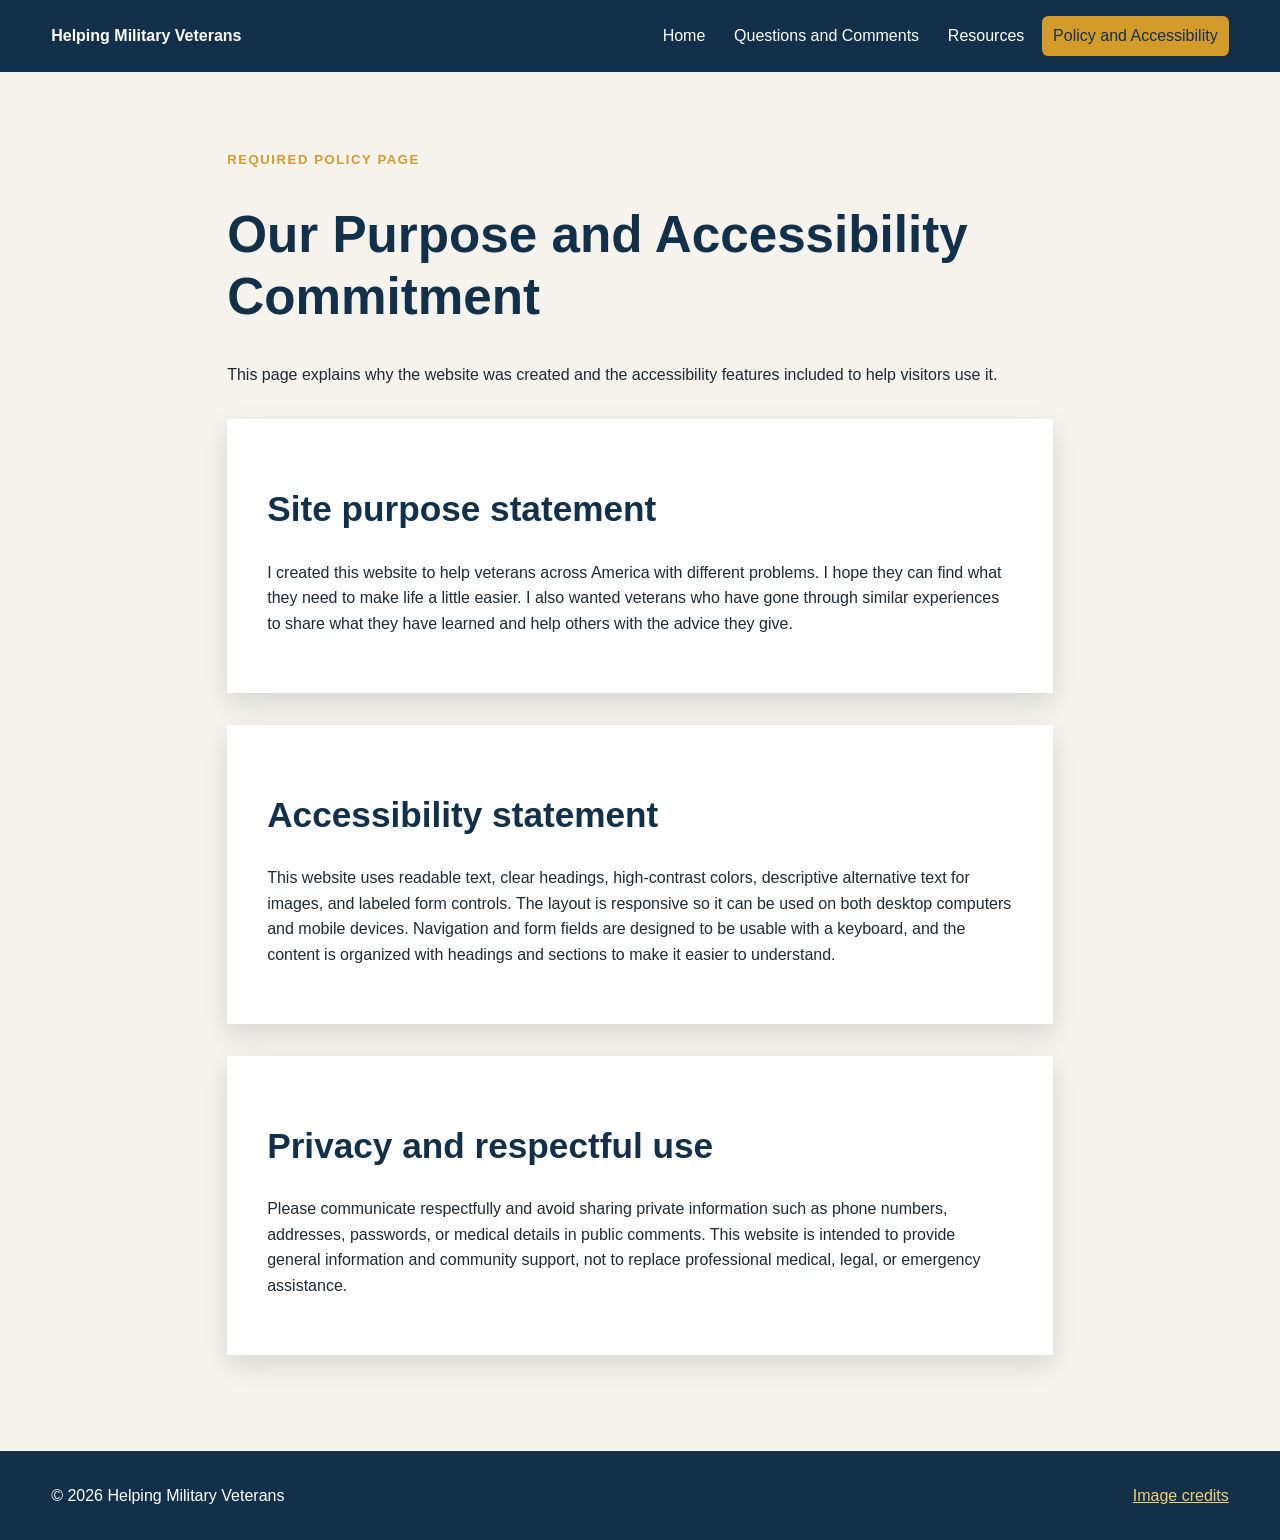
<file: policy.html>
<!doctype html>
<html lang="en">
<head>
  <meta charset="utf-8">
  <meta name="viewport" content="width=device-width, initial-scale=1">
  <meta name="description" content="The purpose of Helping Military Veterans and the accessibility features included on the website.">
  <meta name="keywords" content="website purpose, accessibility, privacy, veteran support">
  <meta name="author" content="Elden Pope">
  <title>Helping Military Veterans | Policy and Accessibility</title>
  <link rel="stylesheet" href="styles.css">
  <script src="script.js" defer></script>
</head>
<body>
  <header class="site-header">
    <a class="site-brand" href="index.html">Helping Military Veterans</a>
    <button class="menu-toggle" type="button" aria-expanded="false" aria-controls="site-nav">Menu</button>
    <nav id="site-nav" class="site-nav" aria-label="Main navigation">
      <a href="index.html">Home</a>
      <a href="questions.html">Questions and Comments</a>
      <a href="resources.html">Resources</a>
      <a class="active" href="policy.html">Policy and Accessibility</a>
    </nav>
  </header>

  <main class="content-section narrow-content">
    <div class="page-heading">
      <p class="eyebrow">Required policy page</p>
      <h1>Our Purpose and Accessibility Commitment</h1>
      <p>This page explains why the website was created and the accessibility features included to help visitors use it.</p>
    </div>

    <section class="policy-block" aria-labelledby="purpose-title">
      <h2 id="purpose-title">Site purpose statement</h2>
      <p>I created this website to help veterans across America with different problems. I hope they can find what they need to make life a little easier. I also wanted veterans who have gone through similar experiences to share what they have learned and help others with the advice they give.</p>
    </section>

    <section class="policy-block" aria-labelledby="accessibility-title">
      <h2 id="accessibility-title">Accessibility statement</h2>
      <p>This website uses readable text, clear headings, high-contrast colors, descriptive alternative text for images, and labeled form controls. The layout is responsive so it can be used on both desktop computers and mobile devices. Navigation and form fields are designed to be usable with a keyboard, and the content is organized with headings and sections to make it easier to understand.</p>
    </section>

    <section class="policy-block" aria-labelledby="privacy-title">
      <h2 id="privacy-title">Privacy and respectful use</h2>
      <p>Please communicate respectfully and avoid sharing private information such as phone numbers, addresses, passwords, or medical details in public comments. This website is intended to provide general information and community support, not to replace professional medical, legal, or emergency assistance.</p>
    </section>
  </main>

  <footer class="site-footer">
    <p>&copy; <span data-current-year></span> Helping Military Veterans</p>
    <p><a href="image-credits.md">Image credits</a></p>
  </footer>
</body>
</html>
</file>
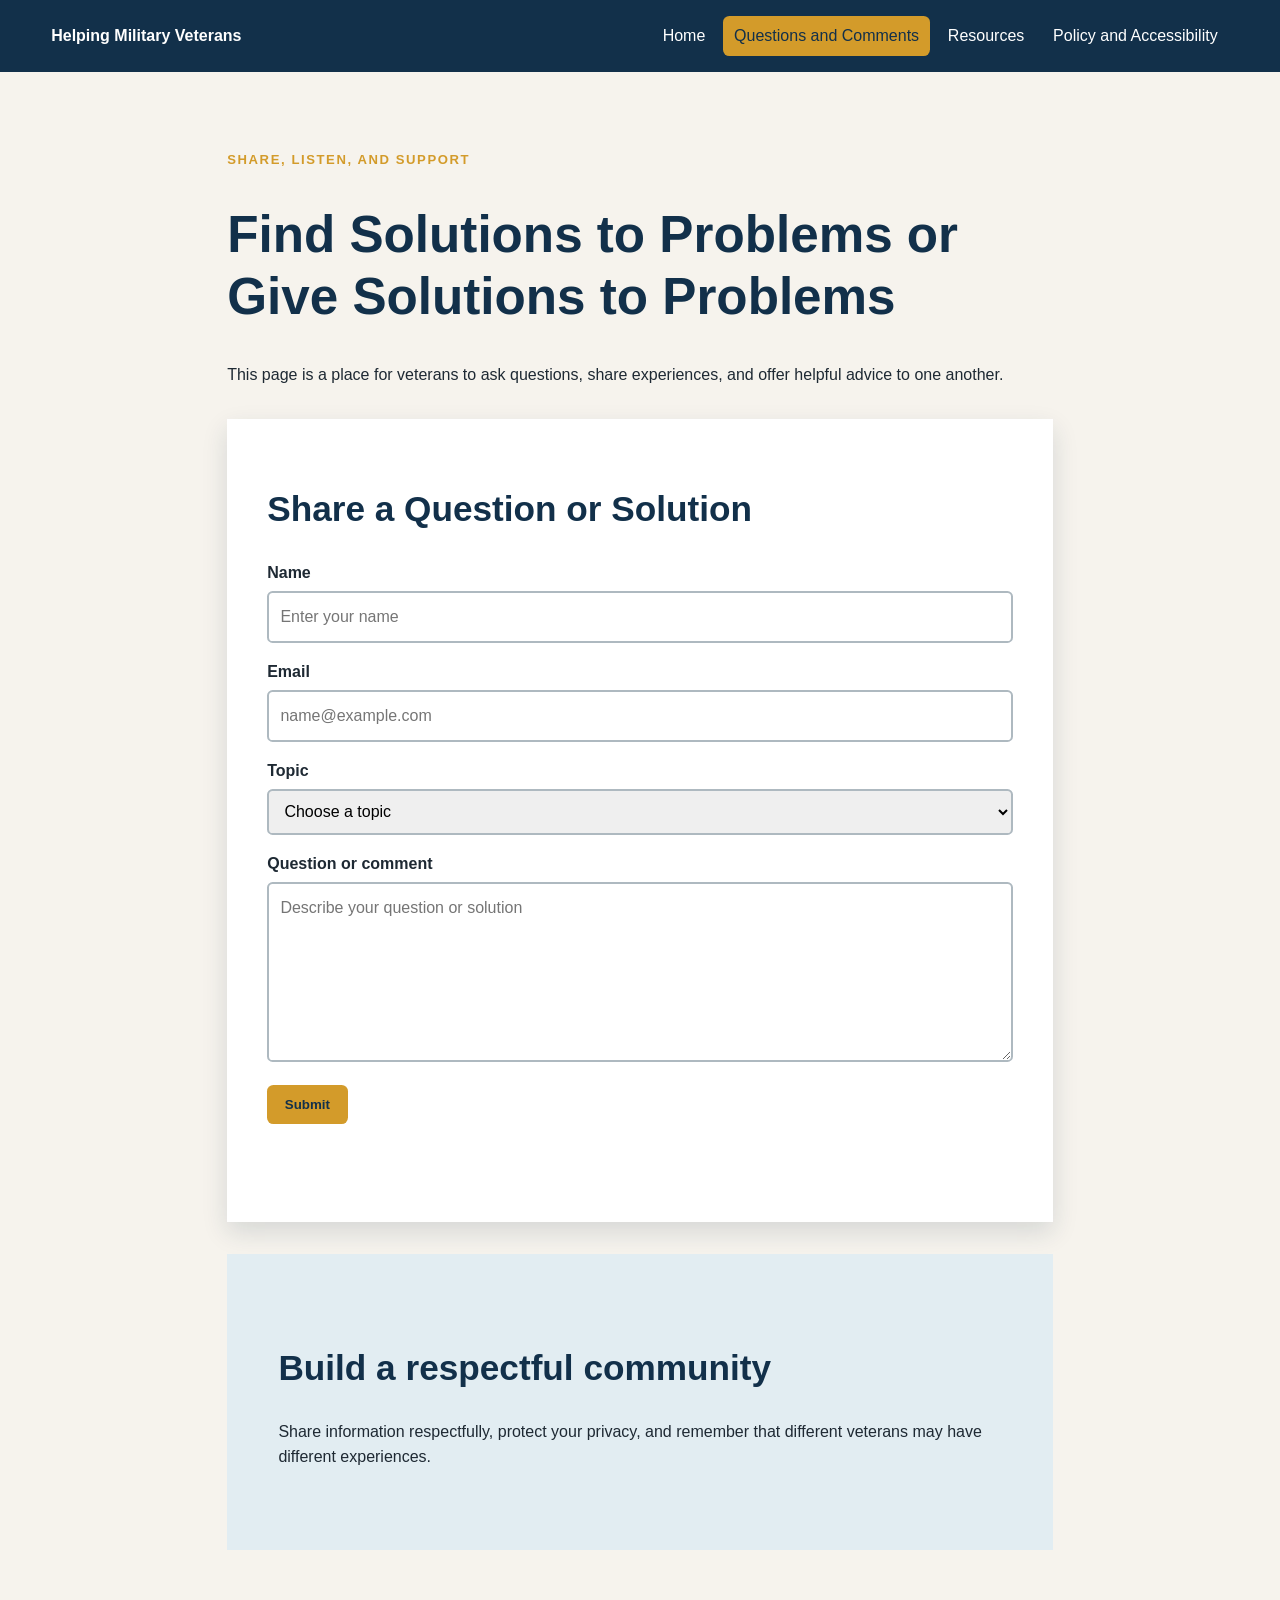
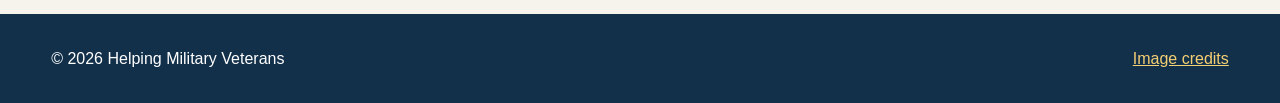
<file: questions.html>
<!doctype html>
<html lang="en">
<head>
  <meta charset="utf-8">
  <meta name="viewport" content="width=device-width, initial-scale=1">
  <meta name="description" content="A place for veterans to find solutions, ask questions, share experiences, and offer advice.">
  <meta name="keywords" content="veteran questions, veteran support, community discussion">
  <meta name="author" content="Elden Pope">
  <title>Helping Military Veterans | Questions and Comments</title>
  <link rel="stylesheet" href="styles.css">
  <script src="script.js" defer></script>
</head>
<body>
  <header class="site-header">
    <a class="site-brand" href="index.html">Helping Military Veterans</a>
    <button class="menu-toggle" type="button" aria-expanded="false" aria-controls="site-nav">Menu</button>
    <nav id="site-nav" class="site-nav" aria-label="Main navigation">
      <a href="index.html">Home</a>
      <a class="active" href="questions.html">Questions and Comments</a>
      <a href="resources.html">Resources</a>
      <a href="policy.html">Policy and Accessibility</a>
    </nav>
  </header>

  <main class="content-section narrow-content">
    <div class="page-heading">
      <p class="eyebrow">Share, listen, and support</p>
      <h1>Find Solutions to Problems or Give Solutions to Problems</h1>
      <p>This page is a place for veterans to ask questions, share experiences, and offer helpful advice to one another.</p>
    </div>

    <section class="form-panel" aria-labelledby="form-title">
      <h2 id="form-title">Share a Question or Solution</h2>
      <form id="question-form">
        <div class="form-field">
          <label for="visitor-name">Name</label>
          <input id="visitor-name" name="visitor-name" type="text" required placeholder="Enter your name">
        </div>
        <div class="form-field">
          <label for="visitor-email">Email</label>
          <input id="visitor-email" name="visitor-email" type="email" required placeholder="name@example.com">
        </div>
        <div class="form-field">
          <label for="visitor-topic">Topic</label>
          <select id="visitor-topic" name="visitor-topic" required>
            <option value="">Choose a topic</option>
            <option value="transition">Transition to civilian life</option>
            <option value="resources">Finding resources</option>
            <option value="community">Community support</option>
          </select>
        </div>
        <div class="form-field">
          <label for="visitor-message">Question or comment</label>
          <textarea id="visitor-message" name="visitor-message" rows="6" required placeholder="Describe your question or solution"></textarea>
        </div>
        <button class="button" type="submit">Submit</button>
        <p id="form-status" class="form-status" role="status" aria-live="polite"></p>
      </form>
    </section>

    <section class="content-section accent-section" aria-labelledby="community-title">
      <div>
        <h2 id="community-title">Build a respectful community</h2>
        <p>Share information respectfully, protect your privacy, and remember that different veterans may have different experiences.</p>
      </div>
    </section>
  </main>

  <footer class="site-footer">
    <p>&copy; <span data-current-year></span> Helping Military Veterans</p>
    <p><a href="image-credits.md">Image credits</a></p>
  </footer>
</body>
</html>
</file>
<file: styles.css>
/* External stylesheet: shared layout and visual rules keep every page consistent. */
:root {
  --navy: #12304a;
  --blue: #1d5d82;
  --gold: #d39b2a;
  --cream: #f6f3ed;
  --ink: #1e2933;
  --muted: #5b6770;
  --white: #ffffff;
  --shadow: 0 10px 24px rgba(18, 48, 74, 0.14);
}

* { box-sizing: border-box; }
html { scroll-behavior: smooth; }
body {
  margin: 0;
  color: var(--ink);
  background: var(--cream);
  font-family: Arial, Helvetica, sans-serif;
  line-height: 1.6;
}

/* Class selectors are used for reusable site components that appear on multiple pages. */
.site-header {
  align-items: center;
  background: var(--navy);
  color: var(--white);
  display: flex;
  gap: 1.5rem;
  justify-content: space-between;
  padding: 1rem clamp(1rem, 4vw, 4rem);
}
.site-brand { color: var(--white); font-weight: 700; text-decoration: none; }
.site-nav { display: flex; flex-wrap: wrap; gap: 0.4rem; justify-content: flex-end; }
.site-nav a { border-radius: 0.4rem; color: var(--white); padding: 0.45rem 0.7rem; text-decoration: none; }
.site-nav a:hover, .site-nav a.active { background: var(--gold); color: var(--navy); }
.menu-toggle { display: none; }

.hero {
  align-items: center;
  background: linear-gradient(90deg, rgba(18,48,74,.95), rgba(18,48,74,.48)), url("images/pexels-rdne-7468207.jpg") center/cover;
  color: var(--white);
  display: flex;
  min-height: 27rem;
  padding: clamp(2rem, 8vw, 6rem) clamp(1rem, 7vw, 7rem);
}
.hero-content { max-width: 44rem; }
.content-section { margin: 0 auto; max-width: 75rem; padding: clamp(2.5rem, 5vw, 5rem) clamp(1rem, 4vw, 4rem); }
.narrow-content { max-width: 58rem; }
.two-column, .resource-layout { align-items: center; display: grid; gap: 2.5rem; grid-template-columns: repeat(2, minmax(0, 1fr)); }
.page-heading { margin-bottom: 2rem; max-width: 50rem; }
.eyebrow { color: var(--gold); font-size: 0.82rem; font-weight: 700; letter-spacing: 0.12em; text-transform: uppercase; }
h1, h2, h3 { color: var(--navy); line-height: 1.2; }
.hero h1 { color: var(--white); font-size: clamp(2.2rem, 5vw, 4.5rem); margin: 0 0 1rem; }
h1 { font-size: clamp(2rem, 4vw, 3.2rem); }
h2 { font-size: clamp(1.5rem, 3vw, 2.2rem); }
.button { background: var(--gold); border: 0; border-radius: 0.4rem; color: var(--navy); display: inline-block; font-weight: 700; padding: 0.75rem 1.1rem; text-decoration: none; }
.button:hover, .button:focus { background: #f0bd4c; }
.image-card { background: var(--white); box-shadow: var(--shadow); margin: 0; padding: 0.7rem; }
img { display: block; max-width: 100%; }
figcaption { color: var(--muted); font-size: 0.85rem; padding: 0.6rem; }
.card-grid { display: grid; gap: 1.25rem; grid-template-columns: repeat(3, minmax(0, 1fr)); }
.card-grid > h2 { grid-column: 1 / -1; margin-bottom: 0; }
.card { background: var(--white); border-top: 0.35rem solid var(--gold); box-shadow: var(--shadow); padding: 1rem; }
.card img { height: 9rem; margin-bottom: 0.75rem; object-fit: contain; width: 100%; }
.form-panel, .policy-block { background: var(--white); box-shadow: var(--shadow); margin-bottom: 2rem; padding: clamp(1.25rem, 4vw, 2.5rem); }
.form-field { margin-bottom: 1rem; }
label { display: block; font-weight: 700; margin-bottom: 0.35rem; }
input, select, textarea { border: 2px solid #aeb9c0; border-radius: 0.35rem; font: inherit; padding: 0.7rem; width: 100%; }
input:focus, select:focus, textarea:focus { border-color: var(--blue); outline: 3px solid rgba(29, 93, 130, 0.2); }
.form-status { color: var(--blue); font-weight: 700; min-height: 1.6rem; }
.accent-section { align-items: center; background: #e2edf2; display: flex; gap: 2rem; }
.accent-section img { max-width: 12rem; }
.resource-list { padding-left: 1.3rem; }
.resource-list li { margin-bottom: 0.7rem; }
.resource-layout img { justify-self: center; max-height: 14rem; }
.table-wrapper { overflow-x: auto; }
table { background: var(--white); border-collapse: collapse; box-shadow: var(--shadow); min-width: 42rem; width: 100%; }
caption { color: var(--muted); margin-bottom: 0.7rem; text-align: left; }
th, td { border: 1px solid #cbd5db; padding: 0.8rem; text-align: left; vertical-align: top; }
th { background: var(--navy); color: var(--white); }
tr:nth-child(even) { background: #eef4f6; }
.policy-block img { margin-top: 1rem; max-width: 12rem; }
.site-footer { background: var(--navy); color: var(--white); display: flex; flex-wrap: wrap; justify-content: space-between; padding: 1rem clamp(1rem, 4vw, 4rem); }
.site-footer a { color: #f5cf73; }

/* Responsive layout: the menu and columns adapt for a small mobile viewport. */
@media (max-width: 700px) {
  .site-header { flex-wrap: wrap; }
  .menu-toggle { background: transparent; border: 1px solid var(--white); border-radius: 0.35rem; color: var(--white); display: block; padding: 0.4rem 0.7rem; }
  .site-nav { display: none; flex-basis: 100%; flex-direction: column; }
  .site-nav.open { display: flex; }
  .two-column, .resource-layout, .card-grid { grid-template-columns: 1fr; }
  .card-grid > h2 { grid-column: auto; }
  .accent-section { align-items: flex-start; flex-direction: column; }
  table { min-width: 34rem; }
}
</file>
